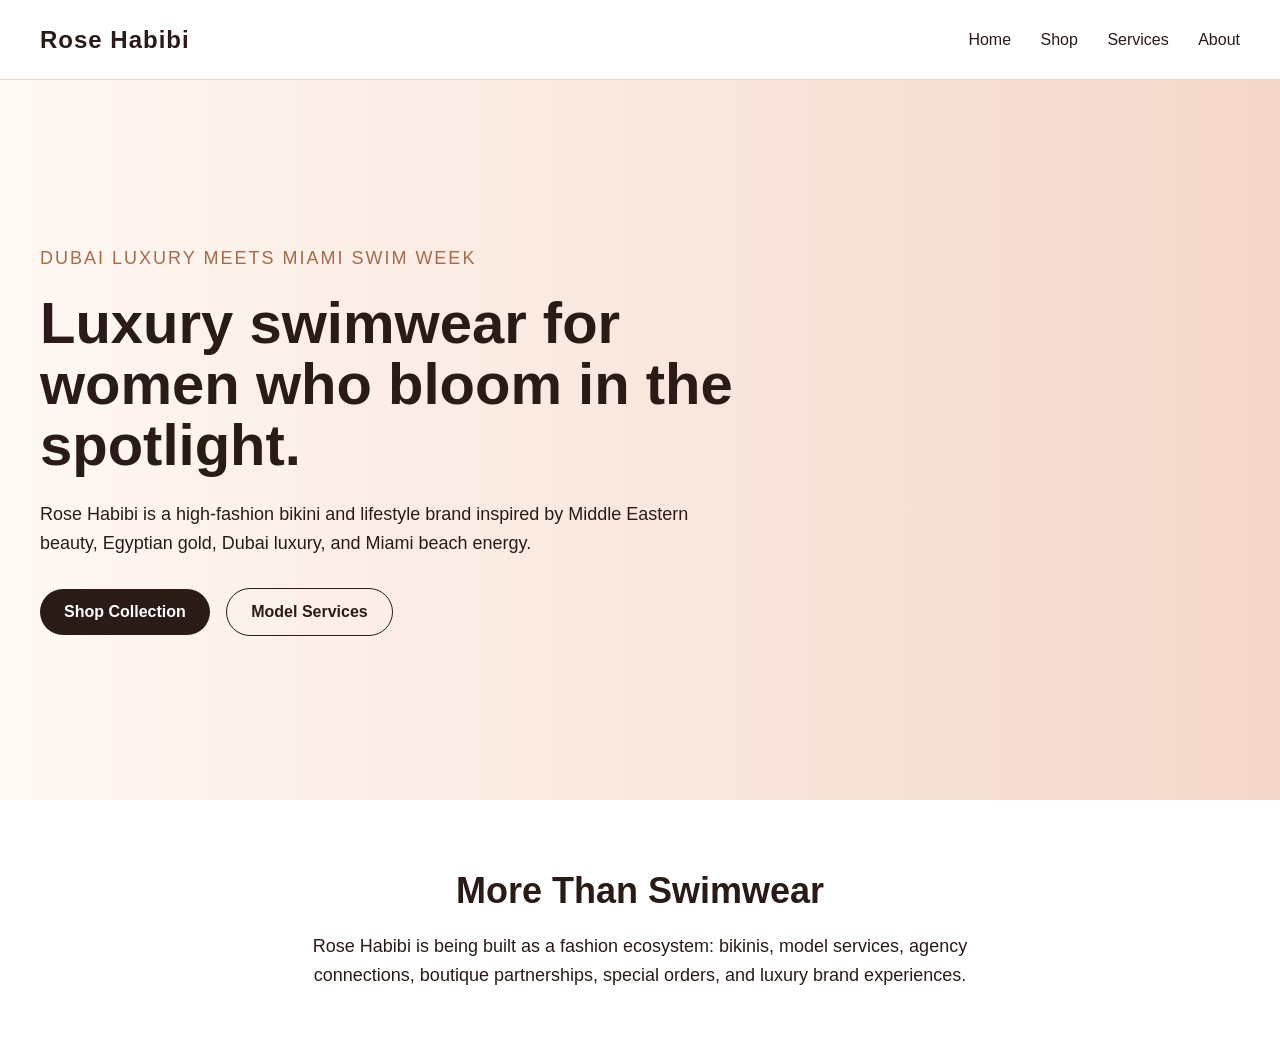
<file: index.html>
<!DOCTYPE html>
<html lang="en">
<head>
  <meta charset="UTF-8" />
  <meta name="viewport" content="width=device-width, initial-scale=1.0" />
  <title>Rose Habibi | Luxury Swimwear</title>
  <link rel="stylesheet" href="styles.css" />
</head>
<body>

  <header class="navbar">
    <div class="logo">Rose Habibi</div>

    <nav>
      <a href="index.html">Home</a>
      <a href="shop.html">Shop</a>
      <a href="#">Services</a>
      <a href="#">About</a>
    </nav>
  </header>

  <section class="hero">
    <div class="hero-text">
      <p class="eyebrow">Dubai Luxury Meets Miami Swim Week</p>
      <h1>Luxury swimwear for women who bloom in the spotlight.</h1>
      <p>
        Rose Habibi is a high-fashion bikini and lifestyle brand inspired by
        Middle Eastern beauty, Egyptian gold, Dubai luxury, and Miami beach energy.
      </p>

      <div class="hero-buttons">
        <a href="shop.html" class="btn primary">Shop Collection</a>
        <a href="#" class="btn secondary">Model Services</a>
      </div>
    </div>
  </section>

  <section class="brand-section">
    <h2>More Than Swimwear</h2>
    <p>
      Rose Habibi is being built as a fashion ecosystem: bikinis, model services,
      agency connections, boutique partnerships, special orders, and luxury brand experiences.
    </p>
  </section>

  <script src="script.js"></script>
</body>
</html>
</file>
<file: styles.css>
* {
  margin: 0;
  padding: 0;
  box-sizing: border-box;
}

body {
  font-family: Arial, sans-serif;
  background: #fff8f3;
  color: #2b1b16;
}

.navbar {
  height: 80px;
  padding: 0 40px;
  display: flex;
  justify-content: space-between;
  align-items: center;
  background: white;
  border-bottom: 1px solid #ead8cf;
}

.logo {
  font-size: 24px;
  font-weight: bold;
  letter-spacing: 1px;
}

nav a {
  margin-left: 25px;
  text-decoration: none;
  color: #2b1b16;
  font-weight: 500;
}

.hero {
  min-height: 80vh;
  display: flex;
  align-items: center;
  padding: 60px 40px;
  background: linear-gradient(
    to right,
    #fff8f3,
    #f4d7ca
  );
}

.hero-text {
  max-width: 700px;
}

.eyebrow {
  text-transform: uppercase;
  letter-spacing: 2px;
  color: #a66a4c;
  margin-bottom: 20px;
}

h1 {
  font-size: 58px;
  line-height: 1.05;
  margin-bottom: 24px;
}

.hero p {
  font-size: 18px;
  line-height: 1.6;
}

.hero-buttons {
  margin-top: 30px;
}

.btn {
  display: inline-block;
  padding: 14px 24px;
  margin-right: 12px;
  text-decoration: none;
  border-radius: 30px;
  font-weight: bold;
}

.primary {
  background: #2b1b16;
  color: white;
}

.secondary {
  border: 1px solid #2b1b16;
  color: #2b1b16;
}

.brand-section {
  padding: 70px 40px;
  text-align: center;
  background: white;
}

.brand-section h2 {
  font-size: 36px;
  margin-bottom: 20px;
}

.brand-section p {
  max-width: 700px;
  margin: 0 auto;
  font-size: 18px;
  line-height: 1.6;
}

.shop-hero {
  padding: 80px 40px;
  text-align: center;
  background: linear-gradient(to right, #fff8f3, #f4d7ca);
}

.shop-hero h1 {
  font-size: 48px;
  margin-bottom: 20px;
}

.shop-hero p {
  max-width: 700px;
  margin: 0 auto;
  font-size: 18px;
  line-height: 1.6;
}

.products-grid {
  padding: 60px 40px;
  display: grid;
  grid-template-columns: repeat(3, 1fr);
  gap: 28px;
  background: white;
}

.product-card {
  border: 1px solid #ead8cf;
  padding: 24px;
  border-radius: 24px;
  background: #fff8f3;
}

.product-image {
  height: 260px;
  border-radius: 18px;
  background: linear-gradient(135deg, #f4d7ca, #d6a77a);
  display: flex;
  justify-content: center;
  align-items: center;
  color: #2b1b16;
  margin-bottom: 20px;
  font-weight: bold;
}

.product-card h3 {
  font-size: 22px;
  margin-bottom: 12px;
}

.product-card p {
  line-height: 1.5;
  margin-bottom: 16px;
}

.product-card span {
  display: block;
  font-weight: bold;
  font-size: 20px;
  margin-bottom: 18px;
}

.product-card button {
  width: 100%;
  padding: 14px;
  border: none;
  border-radius: 30px;
  background: #2b1b16;
  color: white;
  font-weight: bold;
  cursor: pointer;
}

.filters{
display:flex;
justify-content:center;
gap:15px;
padding:40px;
flex-wrap:wrap;
}

.filters button{
padding:12px 25px;
border:none;
background:#2b1b16;
color:white;
border-radius:30px;
cursor:pointer;
font-weight:bold;
}

.cart-section {
  padding: 50px 40px;
  background: #fff8f3;
  border-top: 1px solid #ead8cf;
}

.cart-section h2 {
  font-size: 34px;
  margin-bottom: 20px;
}

.cart-item {
  max-width: 600px;
  display: flex;
  justify-content: space-between;
  padding: 14px 0;
  border-bottom: 1px solid #ead8cf;
}

.checkout-btn {
  margin-top: 25px;
  padding: 14px 28px;
  border: none;
  border-radius: 30px;
  background: #2b1b16;
  color: white;
  font-weight: bold;
  cursor: pointer;
}

.remove-btn {
  padding: 8px 14px;
  border: none;
  border-radius: 20px;
  background: #a66a4c;
  color: white;
  cursor: pointer;
  font-weight: bold;
}

.coupon-section{
display:flex;
gap:10px;
margin-top:20px;
margin-bottom:20px;
}

.coupon-section input{
padding:12px;
border:1px solid #ccc;
border-radius:20px;
width:250px;
}

.coupon-section button{
padding:12px 20px;
border:none;
background:#2b1b16;
color:white;
border-radius:20px;
cursor:pointer;
}
</file>
